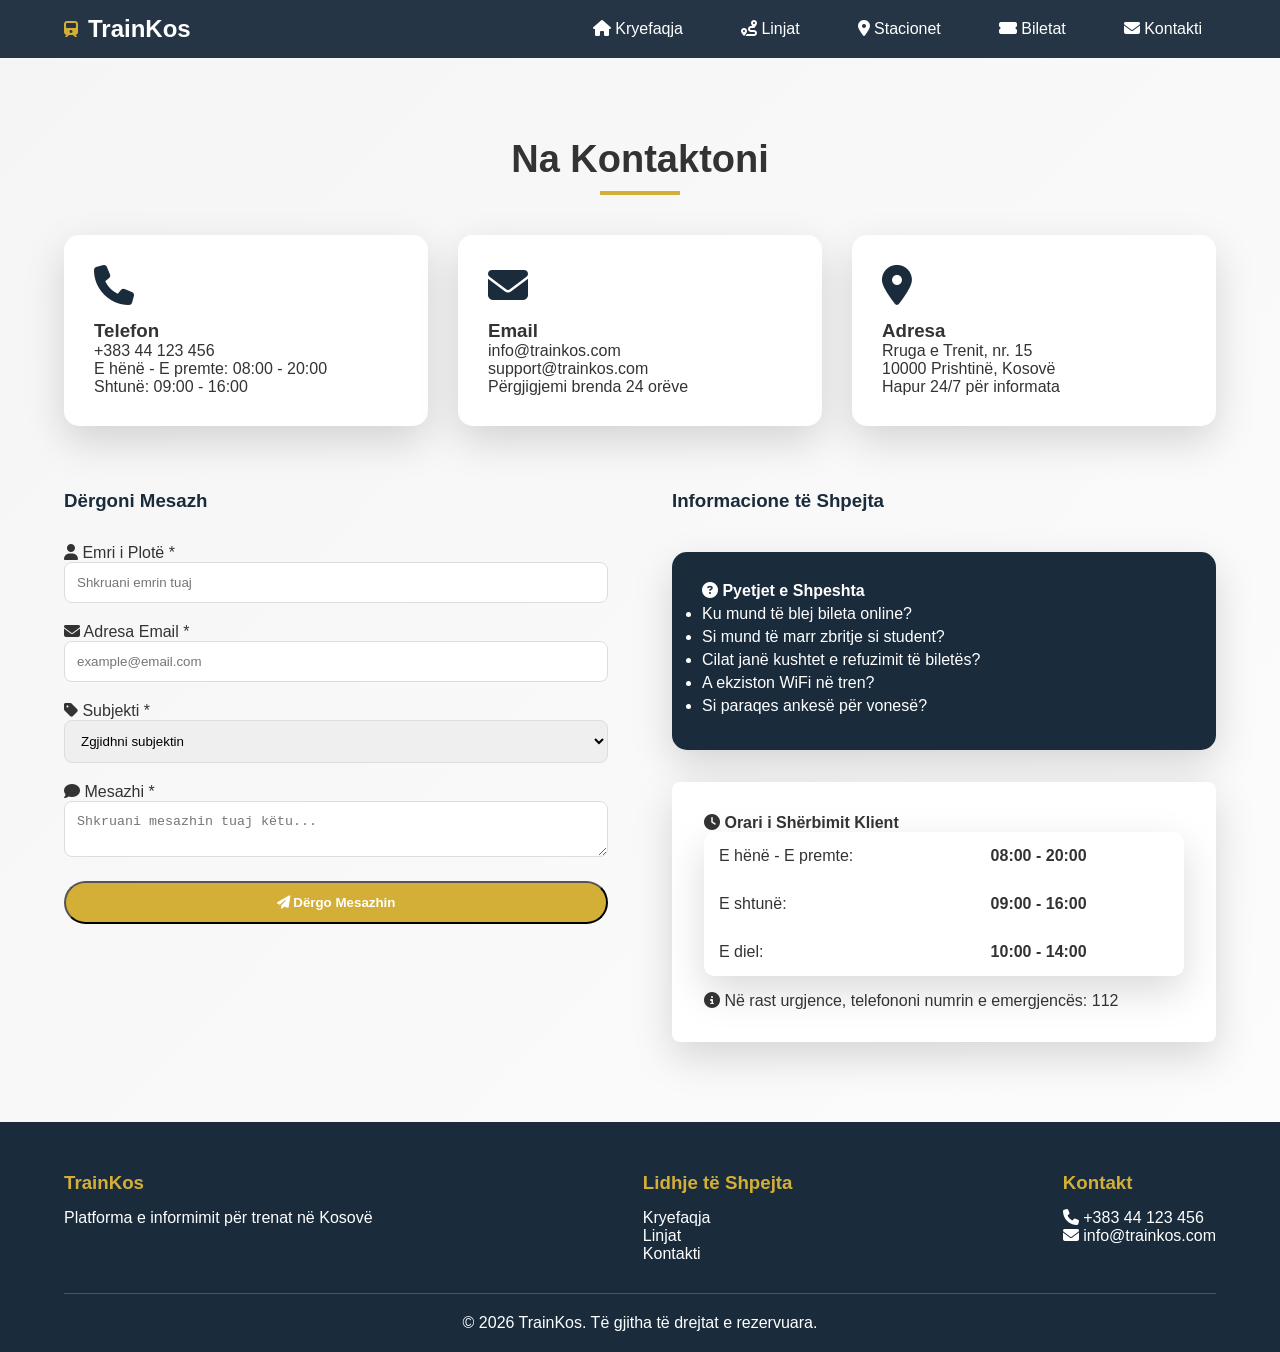
<file: pages/contact.html>
<!DOCTYPE html>
<html lang="sq">
<head>
    <meta charset="UTF-8">
    <meta name="viewport" content="width=device-width, initial-scale=1.0">
    <title>TrainKos - Kontakti</title>
    <link rel="stylesheet" href="../style.css">
    <link rel="stylesheet" href="https://cdnjs.cloudflare.com/ajax/libs/font-awesome/6.4.0/css/all.min.css">
</head>
<body>
    <header class="header">
        <div class="container">
            <nav class="navbar">
                <div class="logo">
                    <i class="fas fa-train"></i>
                    <h1>Train<span>Kos</span></h1>
                </div>
                <ul class="nav-links">
                    <li><a href="../index.html"><i class="fas fa-home"></i> Kryefaqja</a></li>
                    <li><a href="lines.html"><i class="fas fa-route"></i> Linjat</a></li>
                    <li><a href="stations.html"><i class="fas fa-map-marker-alt"></i> Stacionet</a></li>
                    <li><a href="tickets.html"><i class="fas fa-ticket-alt"></i> Biletat</a></li>
                    <li><a href="contact.html" class="active"><i class="fas fa-envelope"></i> Kontakti</a></li>
                </ul>
                
            </nav>
        </div>
    </header>

    <main class="container">
        <section class="section">
            <h2 class="section-title">Na Kontaktoni</h2>
            <!-- <p>Keni pyetje, sugjerime, ose keni nevojë për ndihmë? Na kontaktoni duke përdorur formularin më poshtë.</p> -->
            
            <div class="features">
                <div class="feature-card">
                    <i class="fas fa-phone"></i>
                    <h3>Telefon</h3>
                    <p>+383 44 123 456</p>
                    <p>E hënë - E premte: 08:00 - 20:00</p>
                    <p>Shtunë: 09:00 - 16:00</p>
                </div>
                <div class="feature-card">
                    <i class="fas fa-envelope"></i>
                    <h3>Email</h3>
                    <p>info@trainkos.com</p>
                    <p>support@trainkos.com</p>
                    <p>Përgjigjemi brenda 24 orëve</p>
                </div>
                <div class="feature-card">
                    <i class="fas fa-map-marker-alt"></i>
                    <h3>Adresa</h3>
                    <p>Rruga e Trenit, nr. 15</p>
                    <p>10000 Prishtinë, Kosovë</p>
                    <p>Hapur 24/7 për informata</p>
                </div>
            </div>

            <div style="display: flex; flex-wrap: wrap; gap: 64px; margin-top: 64px;">
                <div style="flex: 1; min-width: 300px;">
                    <h3 style="margin-bottom: 32px; color: var(--primary);">Dërgoni Mesazh</h3>
                    <form id="contactForm">
                        <div class="form-group">
                            <label for="name"><i class="fas fa-user"></i> Emri i Plotë *</label>
                            <input type="text" id="name" name="name" required placeholder="Shkruani emrin tuaj">
                        </div>
                        
                        <div class="form-group">
                            <label for="email"><i class="fas fa-envelope"></i> Adresa Email *</label>
                            <input type="email" id="email" name="email" required placeholder="example@email.com">
                        </div>
                        
                        <div class="form-group">
                            <label for="subject"><i class="fas fa-tag"></i> Subjekti *</label>
                            <select id="subject" name="subject" required>
                                <option value="">Zgjidhni subjektin</option>
                                <option value="info">Informata</option>
                                <option value="ticket">Problem me biletën</option>
                                <option value="schedule">Orari i trenave</option>
                                <option value="complaint">Ankesë</option>
                                <option value="suggestion">Sugjerim</option>
                                <option value="other">Tjetër</option>
                            </select>
                        </div>
                        
                        <div class="form-group">
                            <label for="message"><i class="fas fa-comment"></i> Mesazhi *</label>
                            <textarea id="message" name="message" required placeholder="Shkruani mesazhin tuaj këtu..."></textarea>
                        </div>
                        
                        <button type="submit" class="btn" style="width: 100%;">
                            <i class="fas fa-paper-plane"></i> Dërgo Mesazhin
                        </button>
                        
                        
                    </form>
                </div>
                
                <div style="flex: 1; min-width: 300px;">
                    <h3 style="margin-bottom: 32px; color: var(--primary);">Informacione të Shpejta</h3>
                    
                    <div class="info-box" style="margin-bottom: 32px;">
                        <h4><i class="fas fa-question-circle"></i> Pyetjet e Shpeshta</h4>
                        <ul>
                            <li>Ku mund të blej bileta online?</li>
                            <li>Si mund të marr zbritje si student?</li>
                            <li>Cilat janë kushtet e refuzimit të biletës?</li>
                            <li>A ekziston WiFi në tren?</li>
                            <li>Si paraqes ankesë për vonesë?</li>
                        </ul>
                    </div>
                    
                    <div style="background: var(--white); padding: 32px; border-radius: 8px; box-shadow: var(--shadow);">
                        <h4><i class="fas fa-clock"></i> Orari i Shërbimit Klient</h4>
                        <table style="width: 100%;">
                            <tr>
                                <td>E hënë - E premte:</td>
                                <td><strong>08:00 - 20:00</strong></td>
                            </tr>
                            <tr>
                                <td>E shtunë:</td>
                                <td><strong>09:00 - 16:00</strong></td>
                            </tr>
                            <tr>
                                <td>E diel:</td>
                                <td><strong>10:00 - 14:00</strong></td>
                            </tr>
                        </table>
                        <p style="margin-top: 16px; color: var(--gray);">
                            <i class="fas fa-info-circle"></i> Në rast urgjence, telefononi numrin e emergjencës: 112
                        </p>
                    </div>
                </div>
            </div>
        </section>
    </main>

    <footer class="footer">
        <div class="container">
            <div class="footer-content">
                <div class="footer-section">
                    <h3>TrainKos</h3>
                    <p>Platforma e informimit për trenat në Kosovë</p>
                </div>
                <div class="footer-section">
                    <h3>Lidhje të Shpejta</h3>
                    <ul>
                        <li><a href="../index.html">Kryefaqja</a></li>
                        <li><a href="lines.html">Linjat</a></li>
                        <li><a href="contact.html">Kontakti</a></li>
                    </ul>
                </div>
                <div class="footer-section">
                    <h3>Kontakt</h3>
                    <p><i class="fas fa-phone"></i> +383 44 123 456</p>
                    <p><i class="fas fa-envelope"></i> info@trainkos.com</p>
                </div>
            </div>
            <p class="copyright">© 2026 TrainKos. Të gjitha të drejtat e rezervuara.</p>
        </div>
    </footer>

    
</body>
</html>
</file>
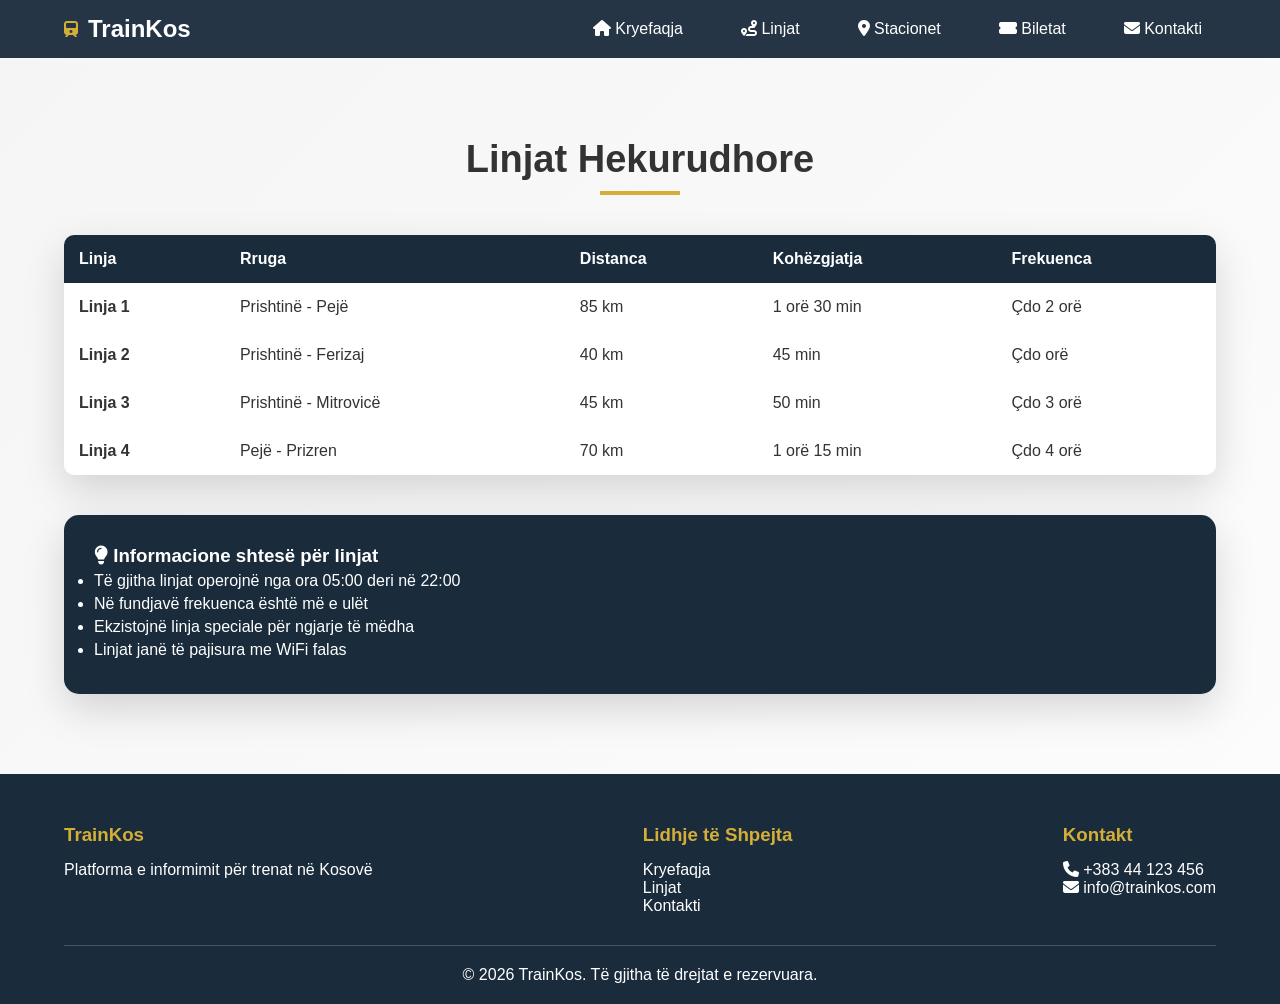
<file: pages/lines.html>
<!DOCTYPE html>
<html lang="sq">
<head>
    <meta charset="UTF-8">
    <meta name="viewport" content="width=device-width, initial-scale=1.0">
    <title>TrainKos - Linjat</title>
    <link rel="stylesheet" href="../style.css">
    <link rel="stylesheet" href="https://cdnjs.cloudflare.com/ajax/libs/font-awesome/6.4.0/css/all.min.css">
</head>
<body>
    <header class="header">
        <div class="container">
            <nav class="navbar">
                <div class="logo">
                    <i class="fas fa-train"></i>
                    <h1>Train<span>Kos</span></h1>
                </div>
                <ul class="nav-links">
                    <li><a href="../index.html"><i class="fas fa-home"></i> Kryefaqja</a></li>
                    <li><a href="lines.html" class="active"><i class="fas fa-route"></i> Linjat</a></li>
                    <li><a href="stations.html"><i class="fas fa-map-marker-alt"></i> Stacionet</a></li>
                    <li><a href="tickets.html"><i class="fas fa-ticket-alt"></i> Biletat</a></li>
                    <li><a href="contact.html"><i class="fas fa-envelope"></i> Kontakti</a></li>
                </ul>
               
            </nav>
        </div>
    </header>

    <main class="container">
        <section class="section">
            <h2 class="section-title">Linjat Hekurudhore</h2>
            <!-- <p>TrainKos operon në disa linja kryesore që lidhin qytetet dhe zonat më të rëndësishme të Kosovës.</p> -->
            
            <div class="table-container">
                <table>
                    <thead>
                        <tr>
                            <th>Linja</th>
                            <th>Rruga</th>
                            <th>Distanca</th>
                            <th>Kohëzgjatja</th>
                            <th>Frekuenca</th>
                        </tr>
                    </thead>
                    <tbody>
                        <tr>
                            <td><strong>Linja 1</strong></td>
                            <td>Prishtinë - Pejë</td>
                            <td>85 km</td>
                            <td>1 orë 30 min</td>
                            <td>Çdo 2 orë</td>
                        </tr>
                        <tr>
                            <td><strong>Linja 2</strong></td>
                            <td>Prishtinë - Ferizaj</td>
                            <td>40 km</td>
                            <td>45 min</td>
                            <td>Çdo orë</td>
                        </tr>
                        <tr>
                            <td><strong>Linja 3</strong></td>
                            <td>Prishtinë - Mitrovicë</td>
                            <td>45 km</td>
                            <td>50 min</td>
                            <td>Çdo 3 orë</td>
                        </tr>
                        <tr>
                            <td><strong>Linja 4</strong></td>
                            <td>Pejë - Prizren</td>
                            <td>70 km</td>
                            <td>1 orë 15 min</td>
                            <td>Çdo 4 orë</td>
                        </tr>
                    </tbody>
                </table>
            </div>
            
            <div class="info-box">
                <h3><i class="fas fa-lightbulb"></i> Informacione shtesë për linjat</h3>
                <ul>
                    <li>Të gjitha linjat operojnë nga ora 05:00 deri në 22:00</li>
                    <li>Në fundjavë frekuenca është më e ulët</li>
                    <li>Ekzistojnë linja speciale për ngjarje të mëdha</li>
                    <li>Linjat janë të pajisura me WiFi falas</li>
                </ul>
            </div>
        </section>
    </main>

    <footer class="footer">
        <div class="container">
            <div class="footer-content">
                <div class="footer-section">
                    <h3>TrainKos</h3>
                    <p>Platforma e informimit për trenat në Kosovë</p>
                </div>
                <div class="footer-section">
                    <h3>Lidhje të Shpejta</h3>
                    <ul>
                        <li><a href="../index.html">Kryefaqja</a></li>
                        <li><a href="lines.html">Linjat</a></li>
                        <li><a href="contact.html">Kontakti</a></li>
                    </ul>
                </div>
                <div class="footer-section">
                    <h3>Kontakt</h3>
                    <p><i class="fas fa-phone"></i> +383 44 123 456</p>
                    <p><i class="fas fa-envelope"></i> info@trainkos.com</p>
                </div>
            </div>
            <p class="copyright">© 2026 TrainKos. Të gjitha të drejtat e rezervuara.</p>
        </div>
    </footer>

    
</body>
</html>
</file>
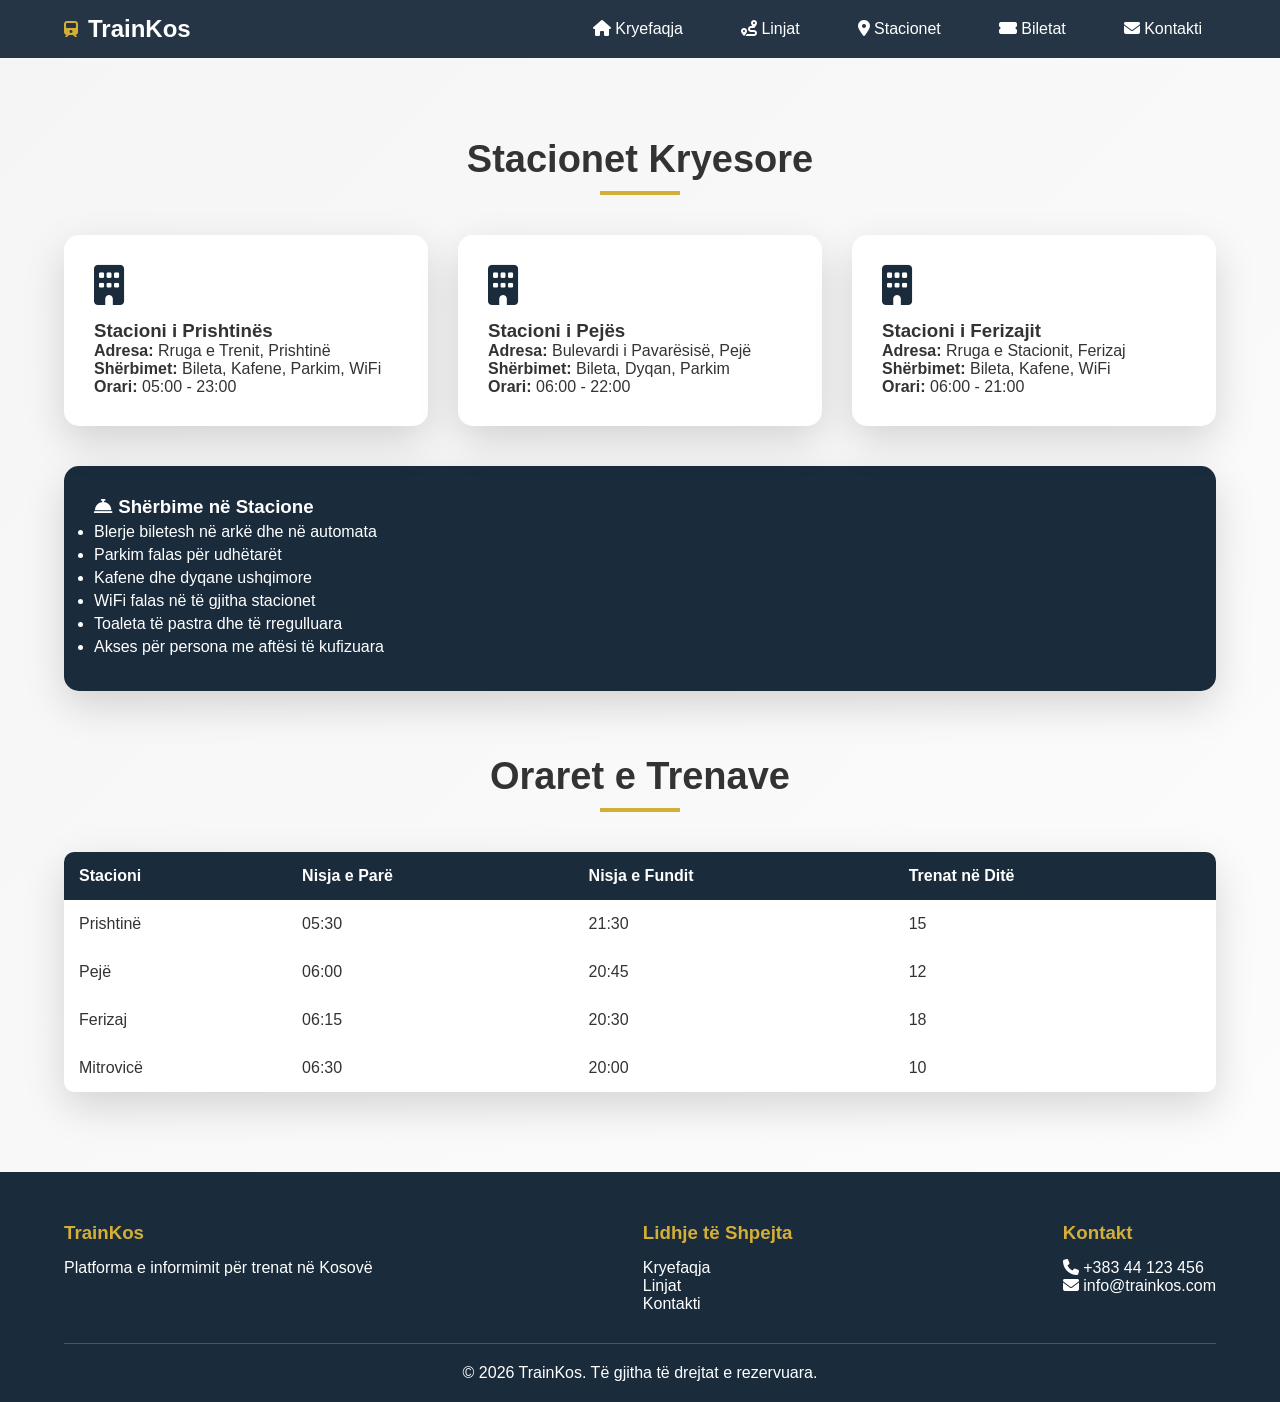
<file: pages/stations.html>
<!DOCTYPE html>
<html lang="sq">
<head>
    <meta charset="UTF-8">
    <meta name="viewport" content="width=device-width, initial-scale=1.0">
    <title>TrainKos - Stacionet</title>
    <link rel="stylesheet" href="../style.css">
    <link rel="stylesheet" href="https://cdnjs.cloudflare.com/ajax/libs/font-awesome/6.4.0/css/all.min.css">
</head>
<body>
    <header class="header">
        <div class="container">
            <nav class="navbar">
                <div class="logo">
                    <i class="fas fa-train"></i>
                    <h1>Train<span>Kos</span></h1>
                </div>
                <ul class="nav-links">
                    <li><a href="../index.html"><i class="fas fa-home"></i> Kryefaqja</a></li>
                    <li><a href="lines.html"><i class="fas fa-route"></i> Linjat</a></li>
                    <li><a href="stations.html" class="active"><i class="fas fa-map-marker-alt"></i> Stacionet</a></li>
                    <li><a href="tickets.html"><i class="fas fa-ticket-alt"></i> Biletat</a></li>
                    <li><a href="contact.html"><i class="fas fa-envelope"></i> Kontakti</a></li>
                </ul>
                
            </nav>
        </div>
    </header>

    <main class="container">
        <section class="section">
            <h2 class="section-title">Stacionet Kryesore</h2>
            <!-- <p>TrainKos operon nëpër stacione të rregulluara dhe të pajisura me shërbime moderne për udhëtarët.</p> -->
            
            <div class="features">
                <div class="feature-card">
                    <i class="fas fa-building"></i>
                    <h3>Stacioni i Prishtinës</h3>
                    <p><strong>Adresa:</strong> Rruga e Trenit, Prishtinë</p>
                    <p><strong>Shërbimet:</strong> Bileta, Kafene, Parkim, WiFi</p>
                    <p><strong>Orari:</strong> 05:00 - 23:00</p>
                </div>
                <div class="feature-card">
                    <i class="fas fa-building"></i>
                    <h3>Stacioni i Pejës</h3>
                    <p><strong>Adresa:</strong> Bulevardi i Pavarësisë, Pejë</p>
                    <p><strong>Shërbimet:</strong> Bileta, Dyqan, Parkim</p>
                    <p><strong>Orari:</strong> 06:00 - 22:00</p>
                </div>
                <div class="feature-card">
                    <i class="fas fa-building"></i>
                    <h3>Stacioni i Ferizajit</h3>
                    <p><strong>Adresa:</strong> Rruga e Stacionit, Ferizaj</p>
                    <p><strong>Shërbimet:</strong> Bileta, Kafene, WiFi</p>
                    <p><strong>Orari:</strong> 06:00 - 21:00</p>
                </div>
            </div>

            <div class="info-box">
                <h3><i class="fas fa-concierge-bell"></i> Shërbime në Stacione</h3>
                <ul>
                    <li>Blerje biletesh në arkë dhe në automata</li>
                    <li>Parkim falas për udhëtarët</li>
                    <li>Kafene dhe dyqane ushqimore</li>
                    <li>WiFi falas në të gjitha stacionet</li>
                    <li>Toaleta të pastra dhe të rregulluara</li>
                    <li>Akses për persona me aftësi të kufizuara</li>
                </ul>
            </div>

            <h3 class="section-title" style="margin-top: 64px;">Oraret e Trenave</h3>
            <div class="table-container">
                <table>
                    <thead>
                        <tr>
                            <th>Stacioni</th>
                            <th>Nisja e Parë</th>
                            <th>Nisja e Fundit</th>
                            <th>Trenat në Ditë</th>
                        </tr>
                    </thead>
                    <tbody>
                        <tr>
                            <td>Prishtinë</td>
                            <td>05:30</td>
                            <td>21:30</td>
                            <td>15</td>
                        </tr>
                        <tr>
                            <td>Pejë</td>
                            <td>06:00</td>
                            <td>20:45</td>
                            <td>12</td>
                        </tr>
                        <tr>
                            <td>Ferizaj</td>
                            <td>06:15</td>
                            <td>20:30</td>
                            <td>18</td>
                        </tr>
                        <tr>
                            <td>Mitrovicë</td>
                            <td>06:30</td>
                            <td>20:00</td>
                            <td>10</td>
                        </tr>
                    </tbody>
                </table>
            </div>
        </section>
    </main>

    <footer class="footer">
        <div class="container">
            <div class="footer-content">
                <div class="footer-section">
                    <h3>TrainKos</h3>
                    <p>Platforma e informimit për trenat në Kosovë</p>
                </div>
                <div class="footer-section">
                    <h3>Lidhje të Shpejta</h3>
                    <ul>
                        <li><a href="../index.html">Kryefaqja</a></li>
                        <li><a href="lines.html">Linjat</a></li>
                        <li><a href="contact.html">Kontakti</a></li>
                    </ul>
                </div>
                <div class="footer-section">
                    <h3>Kontakt</h3>
                    <p><i class="fas fa-phone"></i> +383 44 123 456</p>
                    <p><i class="fas fa-envelope"></i> info@trainkos.com</p>
                </div>
            </div>
            <p class="copyright">© 2026 TrainKos. Të gjitha të drejtat e rezervuara.</p>
        </div>
    </footer>

    
</body>
</html>
</file>
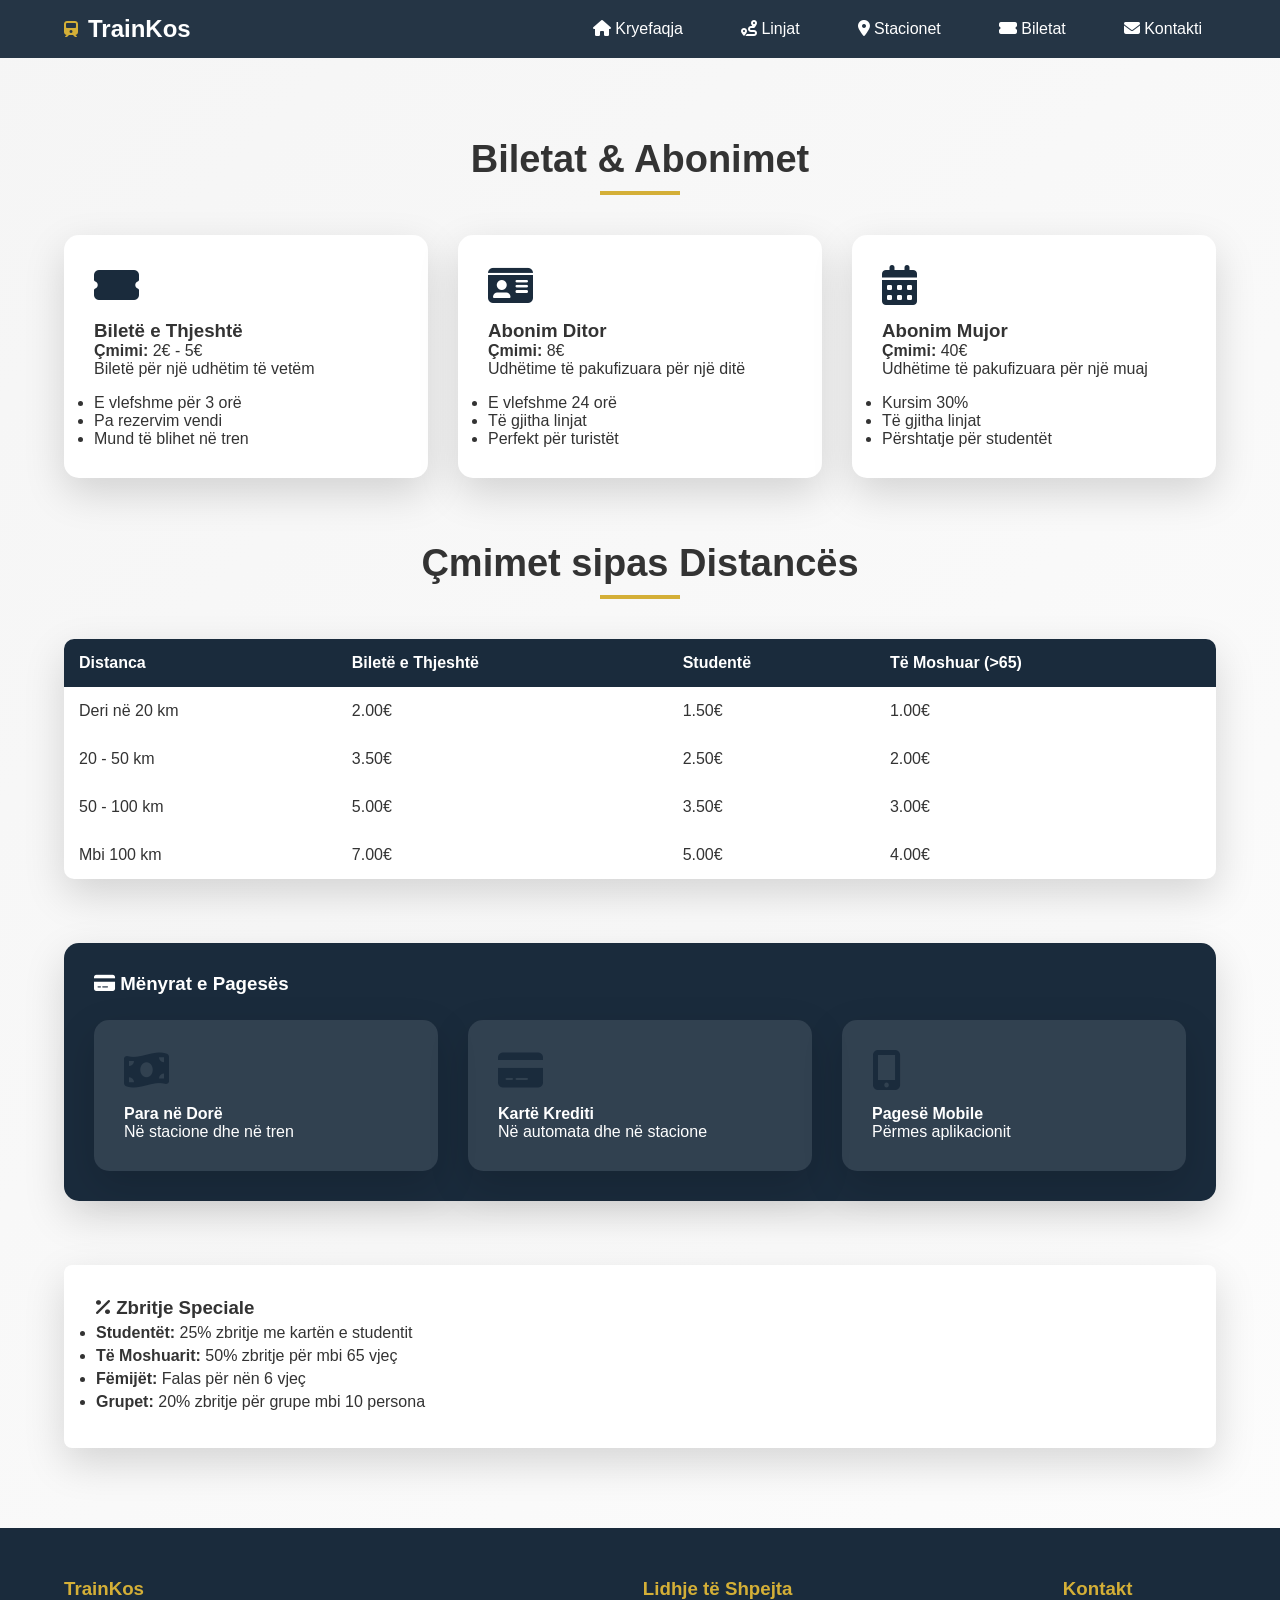
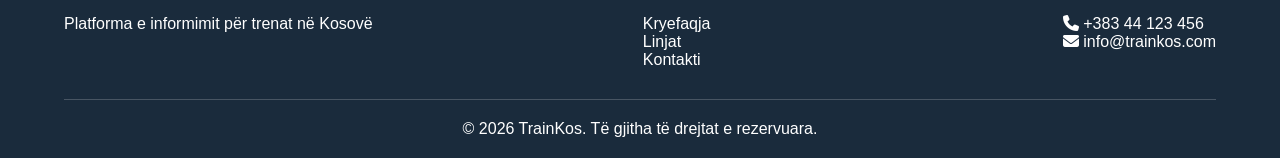
<file: pages/tickets.html>
<!DOCTYPE html>
<html lang="sq">
<head>
    <meta charset="UTF-8">
    <meta name="viewport" content="width=device-width, initial-scale=1.0">
    <title>TrainKos - Biletat</title>
    <link rel="stylesheet" href="../style.css">
    <link rel="stylesheet" href="https://cdnjs.cloudflare.com/ajax/libs/font-awesome/6.4.0/css/all.min.css">
</head>
<body>
    <header class="header">
        <div class="container">
            <nav class="navbar">
                <div class="logo">
                    <i class="fas fa-train"></i>
                    <h1>Train<span>Kos</span></h1>
                </div>
                <ul class="nav-links">
                    <li><a href="../index.html"><i class="fas fa-home"></i> Kryefaqja</a></li>
                    <li><a href="lines.html"><i class="fas fa-route"></i> Linjat</a></li>
                    <li><a href="stations.html"><i class="fas fa-map-marker-alt"></i> Stacionet</a></li>
                    <li><a href="tickets.html" class="active"><i class="fas fa-ticket-alt"></i> Biletat</a></li>
                    <li><a href="contact.html"><i class="fas fa-envelope"></i> Kontakti</a></li>
                </ul>
                
            </nav>
        </div>
    </header>

    <main class="container">
        <section class="section">
            <h2 class="section-title">Biletat & Abonimet</h2>
            <!-- <p>Zgjidhni llojin e biletës ose abonimit që ju përshtatet më së miri për udhëtimet tuaja me tren.</p> -->
            
            <div class="features">
                <div class="feature-card">
                    <i class="fas fa-ticket-alt"></i>
                    <h3>Biletë e Thjeshtë</h3>
                    <p><strong>Çmimi:</strong> 2€ - 5€</p>
                    <p>Biletë për një udhëtim të vetëm</p>
                    <ul style="text-align: left; margin-top: 16px;">
                        <li>E vlefshme për 3 orë</li>
                        <li>Pa rezervim vendi</li>
                        <li>Mund të blihet në tren</li>
                    </ul>
                </div>
                <div class="feature-card">
                    <i class="fas fa-id-card"></i>
                    <h3>Abonim Ditor</h3>
                    <p><strong>Çmimi:</strong> 8€</p>
                    <p>Udhëtime të pakufizuara për një ditë</p>
                    <ul style="text-align: left; margin-top: 16px;">
                        <li>E vlefshme 24 orë</li>
                        <li>Të gjitha linjat</li>
                        <li>Perfekt për turistët</li>
                    </ul>
                </div>
                <div class="feature-card">
                    <i class="fas fa-calendar-alt"></i>
                    <h3>Abonim Mujor</h3>
                    <p><strong>Çmimi:</strong> 40€</p>
                    <p>Udhëtime të pakufizuara për një muaj</p>
                    <ul style="text-align: left; margin-top: 16px;">
                        <li>Kursim 30%</li>
                        <li>Të gjitha linjat</li>
                        <li>Përshtatje për studentët</li>
                    </ul>
                </div>
            </div>

            <div class="table-container" style="margin-top: 64px;">
                <h3 class="section-title">Çmimet sipas Distancës</h3>
                <table>
                    <thead>
                        <tr>
                            <th>Distanca</th>
                            <th>Biletë e Thjeshtë</th>
                            <th>Studentë</th>
                            <th>Të Moshuar (>65)</th>
                        </tr>
                    </thead>
                    <tbody>
                        <tr>
                            <td>Deri në 20 km</td>
                            <td>2.00€</td>
                            <td>1.50€</td>
                            <td>1.00€</td>
                        </tr>
                        <tr>
                            <td>20 - 50 km</td>
                            <td>3.50€</td>
                            <td>2.50€</td>
                            <td>2.00€</td>
                        </tr>
                        <tr>
                            <td>50 - 100 km</td>
                            <td>5.00€</td>
                            <td>3.50€</td>
                            <td>3.00€</td>
                        </tr>
                        <tr>
                            <td>Mbi 100 km</td>
                            <td>7.00€</td>
                            <td>5.00€</td>
                            <td>4.00€</td>
                        </tr>
                    </tbody>
                </table>
            </div>

            <div class="info-box" style="margin-top: 64px; ">
                <h3><i class="fas fa-credit-card"></i> Mënyrat e Pagesës</h3>
                <div class="features" style="margin-top: 25px;">
                    <div class="feature-card" style="background-color: rgba(255,255,255,0.1);">
                        <i class="fas fa-money-bill-wave"></i>
                        <h4>Para në Dorë</h4>
                        <p>Në stacione dhe në tren</p>
                    </div>
                    <div class="feature-card" style="background-color: rgba(255,255,255,0.1);">
                        <i class="fas fa-credit-card"></i>
                        <h4>Kartë Krediti</h4>
                        <p>Në automata dhe në stacione</p>
                    </div>
                    <div class="feature-card" style="background-color: rgba(255,255,255,0.1);">
                        <i class="fas fa-mobile-alt"></i>
                        <h4>Pagesë Mobile</h4>
                        <p>Përmes aplikacionit</p>
                    </div>
                </div>
            </div>

            <div style="margin-top: 64px; padding: 32px; background: var(--white); border-radius: 8px; box-shadow: var(--shadow); ">
                <h3><i class="fas fa-percentage"></i> Zbritje Speciale</h3>
                <ul>
                    <li style="margin: 5px 0px;"><strong>Studentët:</strong> 25% zbritje me kartën e studentit</li>
                    <li style="margin: 5px 0px;"><strong>Të Moshuarit:</strong> 50% zbritje për mbi 65 vjeç</li>
                    <li style="margin: 5px 0px;"><strong>Fëmijët:</strong> Falas për nën 6 vjeç</li>
                    <li style="margin: 5px 0px;"><strong>Grupet:</strong> 20% zbritje për grupe mbi 10 persona</li>
                </ul>
            </div>
        </section>
    </main>

    <footer class="footer">
        <div class="container">
            <div class="footer-content">
                <div class="footer-section">
                    <h3>TrainKos</h3>
                    <p>Platforma e informimit për trenat në Kosovë</p>
                </div>
                <div class="footer-section">
                    <h3>Lidhje të Shpejta</h3>
                    <ul>
                        <li><a href="../index.html">Kryefaqja</a></li>
                        <li><a href="lines.html">Linjat</a></li>
                        <li><a href="contact.html">Kontakti</a></li>
                    </ul>
                </div>
                <div class="footer-section">
                    <h3>Kontakt</h3>
                    <p><i class="fas fa-phone"></i> +383 44 123 456</p>
                    <p><i class="fas fa-envelope"></i> info@trainkos.com</p>
                </div>
            </div>
            <p class="copyright">© 2026 TrainKos. Të gjitha të drejtat e rezervuara.</p>
        </div>
    </footer>

    
</body>
</html>
</file>
<file: style.css>
* {
    margin: 0;
    padding: 0;
    box-sizing: border-box;
}

:root {
    --primary: #1A2B3C;
    --secondary: #D4AF37;
    --light: #f5f5f5;
    --white: #fff;
    --dark: #333;
    --shadow: 0 15px 40px rgba(0,0,0,0.15);
    --transition: all 0.4s ease;
}

html {
    scroll-behavior: smooth;
}

body {
    font-family: 'Poppins', sans-serif;
    background: linear-gradient(-45deg,#f5f5f5,#e9eef3,#ffffff,#f5f5f5);
    background-size: 400% 400%;
    animation: bgMove 15s ease infinite;
    color: var(--dark);
}

@keyframes bgMove {
    0%{background-position:0% 50%;}
    50%{background-position:100% 50%;}
    100%{background-position:0% 50%;}
}

.container {
    width: 90%;
    max-width: 1200px;
    margin: auto;
}


.header {
    background: rgba(26,43,60,0.95);
    backdrop-filter: blur(4px);
    position: sticky;
    top: 0;
    z-index: 1000;
    padding: 15px 0;
    animation: slideDown 0.8s ease;
}

@keyframes slideDown {
    from {opacity:0; transform:translateY(-50px);}
    to {opacity:1; transform:translateY(0);}
}

.navbar {
    display: flex;
    justify-content: space-between;
    align-items: center;
}

.logo {
    display: flex;
    gap: 10px;
    color: white;
    align-items: center;
}

.logo i {
    color: var(--secondary);
    animation: float 3s ease-in-out infinite;
}

@keyframes float {
    0%,100%{transform:translateY(0);}
    50%{transform:translateY(-6px);}
}

.nav-links {
    display: flex;
    gap: 30px;
    list-style: none;
}

.nav-links a {
    color: white;
    text-decoration: none;
    padding: 8px 14px;
    position: relative;
    transition: var(--transition);
}

.nav-links a::after {
    content: "";
    position: absolute;
    width: 0%;
    height: 2px;
    bottom: 0;
    left: 0;
    background: var(--secondary);
    transition: 0.4s;
}

.nav-links a:hover::after {
    width: 100%;
}

.nav-links a:hover {
    color: var(--secondary);
}


.hero-video {
    position: absolute;
    top: -22%;
    left: 50%;
    width: 100%;
    height: 215%;
    object-fit: cover;
    object-position: center;
    transform: translate(-50%, -50%);
    z-index: -1;
}
.hero {
    height: 90vh;
    display: flex;
    justify-content: center;
    align-items: center;
    text-align: center;
    /* background:
    url('https://images.unsplash.com/photo-1535535112387-56ffe8db21ff?q=80'); */
    background-size: cover;
    background-position: center;
    color: white;
}

.hero-content h2 {
    font-size: 50px;
    animation: fadeUp 1s ease forwards;
}

.hero-content p {
    margin: 20px 0;
    font-size: 18px;
    animation: fadeUp 1.3s ease forwards;
}

@keyframes fadeUp {
    from {opacity:0; transform:translateY(40px);}
    to {opacity:1; transform:translateY(0);}
}


.btn {
    background: var(--secondary);
    padding: 12px 30px;
    border-radius: 30px;
    text-decoration: none;
    color: white;
    font-weight: bold;
    transition: var(--transition);
}

.btn:hover {
    transform: scale(1.05);
    box-shadow: 0 0 25px rgba(212,175,55,0.6);
}


.section {
    padding: 80px 0;
    animation: fadeIn 1s ease;
}

@keyframes fadeIn {
    from {opacity:0;}
    to {opacity:1;}
}

.section-title {
    text-align: center;
    font-size: 38px;
    margin-bottom: 40px;
    position: relative;
}

.section-title::after {
    content: "";
    width: 80px;
    height: 4px;
    background: var(--secondary);
    display: block;
    margin: 10px auto;
}


.features {
    display: flex;
    gap: 30px;
    flex-wrap: wrap;
    justify-content: center;
}

.feature-card {
    background: var(--white);
    padding: 30px;
    border-radius: 15px;
    box-shadow: var(--shadow);
    min-width: 260px;
    flex: 1;
    transition: var(--transition);
}

.feature-card:hover {
    transform: translateY(-15px) scale(1.03);
    box-shadow: 0 25px 50px rgba(0,0,0,0.25);
}

.feature-card i {
    font-size: 40px;
    color: var(--primary);
    margin-bottom: 15px;
}


table {
    width: 100%;
    border-collapse: collapse;
    background: white;
    box-shadow: var(--shadow);
    border-radius: 10px;
    overflow: hidden;
    animation: fadeUp 0.8s ease;
}

th {
    background: var(--primary);
    color: white;
}

th, td {
    padding: 15px;
    text-align: left;
}

tr {
    transition: var(--transition);
}

tr:hover {
    background: #f0f0f0;
    transform: scale(1.01);
}


input, textarea, select {
    width: 100%;
    padding: 12px;
    border-radius: 8px;
    border: 1px solid #ddd;
    transition: var(--transition);
    margin-bottom: 20px;
}

input:focus, textarea:focus, select:focus {
    border-color: var(--secondary);
    box-shadow: 0 0 10px rgba(212,175,55,0.4);
    outline: none;
}


.info-box {
    background: var(--primary);
    color: white;
    padding: 30px;
    border-radius: 15px;
    margin-top: 40px;
    box-shadow: var(--shadow);
}
.info-box li{
    margin: 5px 0px;
}


.footer {
    background: var(--primary);
    color: white;
    padding: 50px 0 20px;
}

.footer-content {
    display: flex;
    gap: 30px;
    flex-wrap: wrap;
    justify-content: space-between;
}

.footer-section h3 {
    color: var(--secondary);
    margin-bottom: 15px;
}

.footer-section li {
    list-style-type: none;
}


.footer-section a {
    color: white;
    text-decoration: none;
    list-style-type: none;
}

.footer a:hover {
    color: var(--secondary);
}

.copyright {
    text-align: center;
    margin-top: 30px;
    border-top: 1px solid rgba(255,255,255,0.2);
    padding-top: 20px;
}


@media (max-width: 768px) {
    .nav-links {
        /* display: none; */
        position: absolute;
        top: 100%;
        left: 0;
        width: 100%;
        background-color: var(--primary);
        flex-direction: row;
        padding: 16px;
    }

    .nav-links.active {
        display: flex;
    }

    .menu-toggle {
        display: block;
    }

    .hero-content h2 {
        font-size: 32px;
    }

    .features {
        flex-direction: column;
    }

    .footer-content {
        flex-direction: column;
    }
    .hero-video {
    position: absolute;
    top: 22%;
    left: 50%;
    width: 100%;
    height: 100%;
    object-fit: cover;
    object-position: center;
    transform: translate(-50%, -50%);
    z-index: -1;
}
}
</file>
